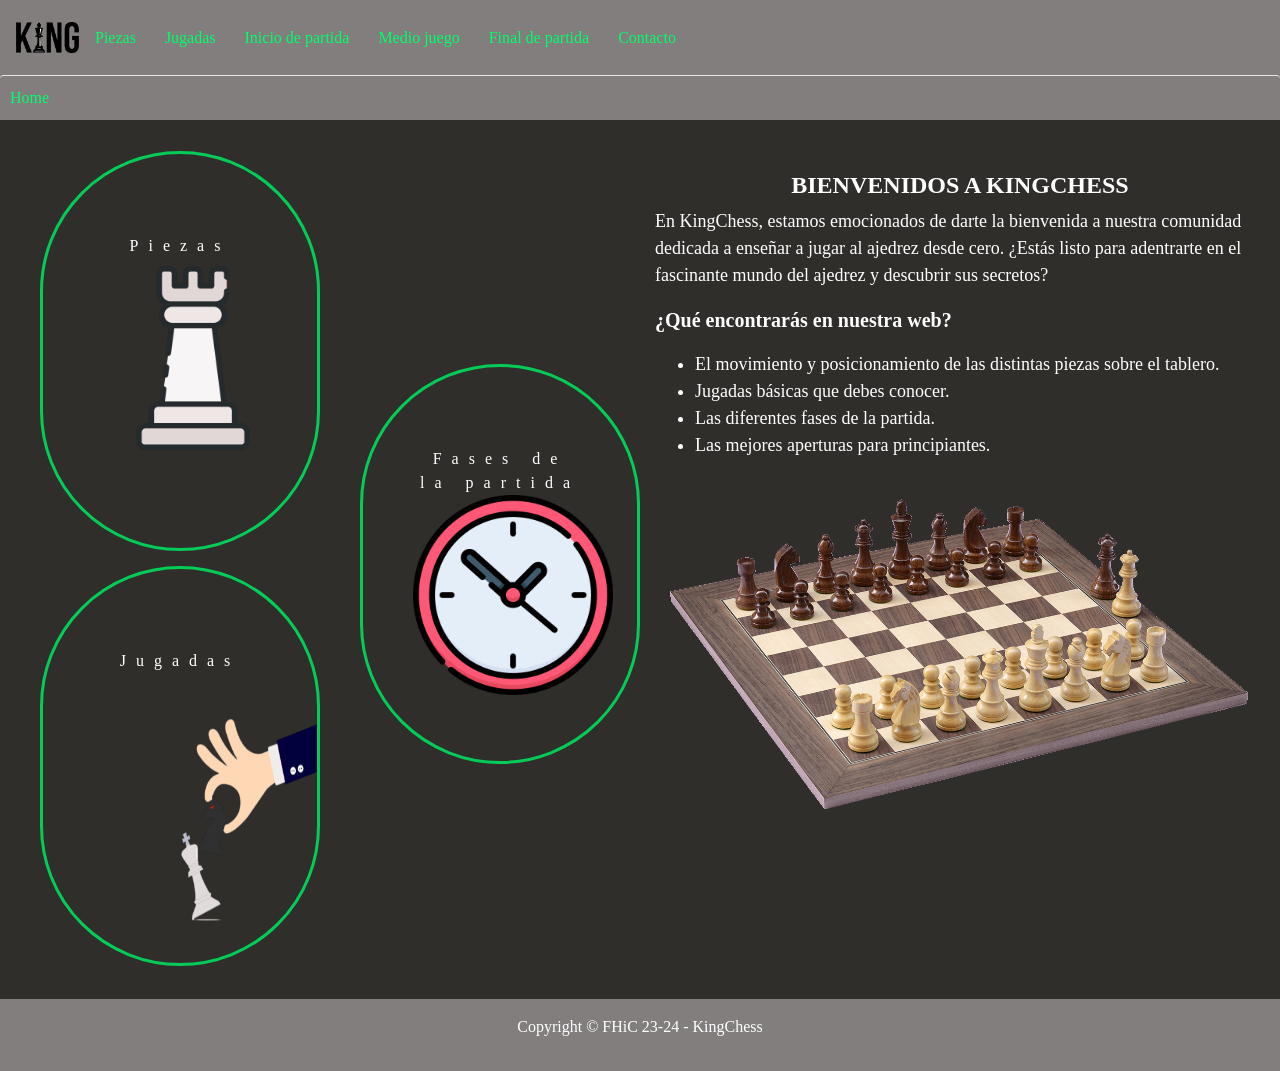
<file: index.html>
<!DOCTYPE html>
<html lang="es">
<head>
  <meta charset="UTF-8" />
  <meta name="viewport" content="width=device-width, initial-scale=1.0" />
  <link rel="stylesheet" href="https://cdn.jsdelivr.net/npm/bootstrap@4.6.2/dist/css/bootstrap.min.css">
  <script src="https://cdn.jsdelivr.net/npm/jquery@3.7.1/dist/jquery.slim.min.js"></script>
  <script src="https://cdn.jsdelivr.net/npm/popper.js@1.16.1/dist/umd/popper.min.js"></script>
  <script src="https://cdn.jsdelivr.net/npm/bootstrap@4.6.2/dist/js/bootstrap.bundle.min.js"></script>
  <link rel="stylesheet" href="./style.css">
  <title>Prácticas de FHiC - B6</title> 
</head>
<body>
  <div class="content-wrapper">

    <header>
      <div class="header-top">
          <a href="index.html" title="Página de inicio">
              <img src="img/logoKingChessPNG.png" width="75" height="75" alt="Logo" id="logo">
          </a>
          <div id="linksContainer">
              <a href="piezas.html" title="Página de Piezas" class="link">Piezas</a>
              <a href="jugadas.html" title="Página de Jugadas" class="link">Jugadas</a>
              <a href="inicioPartida.html" title="Página de Inicio de partida" class="link">Inicio de partida</a>
              <a href="mitadPartida.html" title="Página de Medio juego" class="link">Medio juego</a>
              <a href="finalPartida.html" title="Página de Final de partida" class="link">Final de partida</a>
              <a href="contacto.html" title="Página de Contacto" class="link">Contacto</a>
          </div>
      </div>
      <ul class="breadcrumb" id="breadcrumb">
          <li><a href="index.html">Home</a></li>
      </ul>
  </header>

    <div class="container-fluid flex-grow-1">
      <div class="row">
        <div class="col-lg-3" id="botones2">
          <div class="row" id="btnAprender">
            <a href="piezas.html" class="btn_circular btn-main">Piezas <img src="img/piezasIMG.png" alt="Imagen de piezas" height="200" width="200"></a>
          </div>
          <div class="row" id="btnMiembros">
            <a href="jugadas.html" class="btn_circular btn-main">Jugadas <img src="img/jugadasIMG.png" alt="Imagen de jugadas" height="300" width="300"> </a>
          </div>
        </div>

        <div class="col-lg-3" id="botones1">
          <div class="row" id="btnAprender">
            <a href="fasesPartida.html" class="btn_circular btn-main">Fases de la partida <img src="img/fasesDeLaPartidaIMG.png" alt="Imagen de fases de la partida" height="200" width="200" id="fasesIMG"></a>
          </div>
        </div>

        <div class="col-lg-6" id="bienvenida">
          <h2 id="h2_bienvenida">BIENVENIDOS A KINGCHESS</h2>
          <p>En KingChess, estamos emocionados de darte la bienvenida a nuestra comunidad dedicada a enseñar a jugar al ajedrez desde cero. ¿Estás listo para adentrarte en el fascinante mundo del ajedrez y descubrir sus secretos?</p>
          <p>¿Qué encontrarás en nuestra web?</p>
          <ul>
            <li>El movimiento y posicionamiento de las distintas piezas sobre el tablero.</li>
            <li>Jugadas básicas que debes conocer.</li>
            <li>Las diferentes fases de la partida.</li>
            <li>Las mejores aperturas para principiantes.</li>
          </ul>
          <img src="img/bienvenidaIMG.png" class="img-fluid mx-auto d-block" alt="imagen bienvenida" width="800" height="800">
        </div>
      </div>
    </div>
  </div>

  <footer class="footer_pepe">
    <p>Copyright &copy; FHiC 23-24 - KingChess</p>
  </footer>

  <script
    src="https://cdn.jsdelivr.net/npm/bootstrap@5.1.3/dist/js/bootstrap.bundle.min.js"
    integrity="sha384-ka7Sk0Gln4gmtz2MlQnikT1wXgYsOg+OMhuP+IlRH9sENBO0LRn5q+8nbTov4+1p"
    crossorigin="anonymous">
  </script>
</body>
</html>
</file>
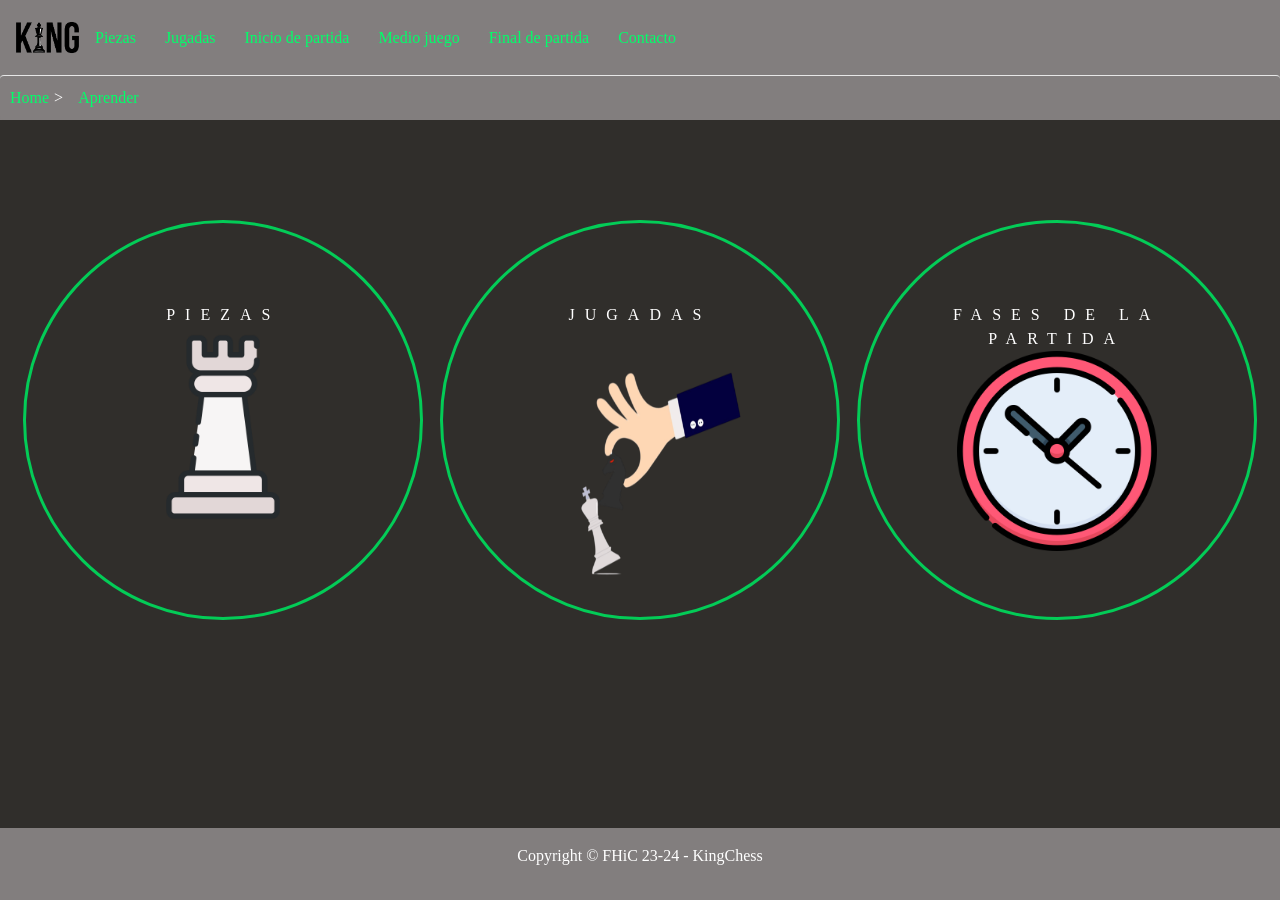
<file: aprender.html>
<!DOCTYPE html>
<html lang="es">
  <head>
    <meta charset="UTF-8" />
    <meta name="viewport" content="width=device-width, initial-scale=1.0" />
    <link rel="stylesheet" href="https://cdn.jsdelivr.net/npm/bootstrap@4.6.2/dist/css/bootstrap.min.css">
    <script src="https://cdn.jsdelivr.net/npm/jquery@3.7.1/dist/jquery.slim.min.js"></script>
    <script src="https://cdn.jsdelivr.net/npm/popper.js@1.16.1/dist/umd/popper.min.js"></script>
    <script src="https://cdn.jsdelivr.net/npm/bootstrap@4.6.2/dist/js/bootstrap.bundle.min.js"></script>
    <link rel="stylesheet" href="./style.css">
    <title>Prácticas de FHiC - B6</title>
  </head>
  <body>
    
    <header>
      <div class="header-top">
          <a href="index.html" title="Página de inicio">
              <img src="img/logoKingChessPNG.png" width="75" height="75" alt="Logo" id="logo">
          </a>
          <div id="linksContainer">
              <a href="piezas.html" title="Página de Piezas" class="link">Piezas</a>
              <a href="jugadas.html" title="Página de Jugadas" class="link">Jugadas</a>
              <a href="inicioPartida.html" title="Página de Inicio de partida" class="link">Inicio de partida</a>
              <a href="mitadPartida.html" title="Página de Medio juego" class="link">Medio juego</a>
              <a href="finalPartida.html" title="Página de Final de partida" class="link">Final de partida</a>
              <a href="contacto.html" title="Página de Contacto" class="link">Contacto</a>
          </div>
      </div>
      <ul class="breadcrumb" id="breadcrumb">
          <li><a href="index.html">Home</a></li>
          <li><a href="aprender.html">Aprender</a></li>
      </ul>
    </header>

    <main id="main_aprender">
        <div class="container-fluid">
            <a href="piezas.html" class="btn_circular btn-main">Piezas <img src="img/piezasIMG.png" alt="Imagen de piezas" height="200" width="200"></a>
            <a href="jugadas.html" class="btn_circular btn-main">Jugadas <img src="img/jugadasIMG.png" alt="Imagen de jugadas" height="300" width="300"> </a>
            <a href="fasesPartida.html" class="btn_circular btn-main">Fases de la partida <img src="img/fasesDeLaPartidaIMG.png" alt="Imagen de fases de la partida" height="200" width="200" id="fasesIMG"></a>       
        </div>
    </main>

    <footer class = "footer">
      <p>Copyright &copy; FHiC 23-24 - KingChess</p>
    </footer>

    <script
      src="https://cdn.jsdelivr.net/npm/bootstrap@5.1.3/dist/js/bootstrap.bundle.min.js"
      integrity="sha384-ka7Sk0Gln4gmtz2MlQnikT1wXgYsOg+OMhuP+IlRH9sENBO0LRn5q+8nbTov4+1p"
      crossorigin="anonymous">
    </script>

  </body>
</html>
</file>
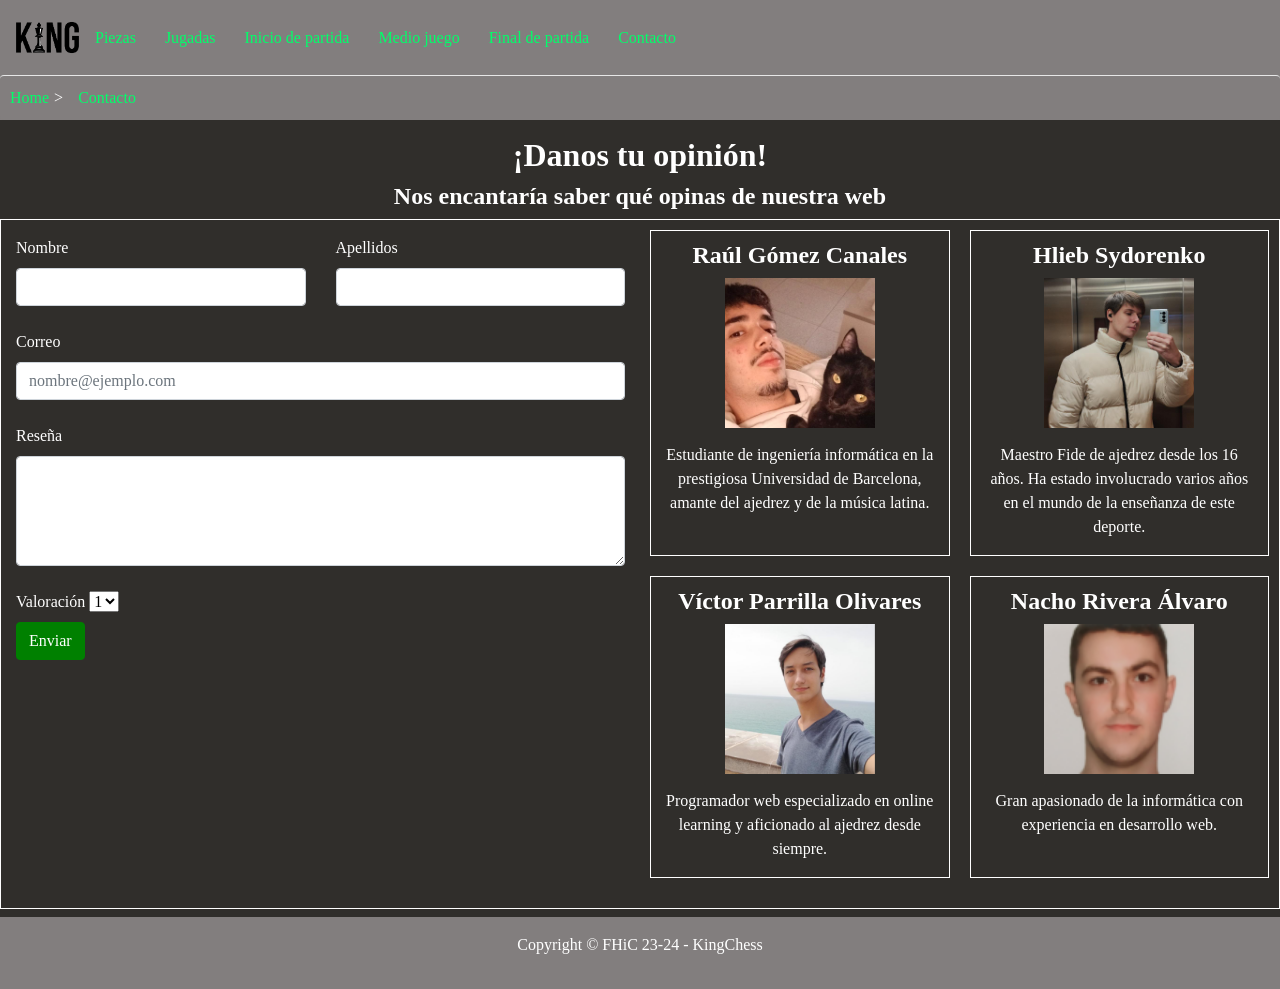
<file: contacto.html>
<!DOCTYPE html>
<html lang="es">
  <head>
    <meta charset="UTF-8" />
    <meta name="viewport" content="width=device-width, initial-scale=1.0" />
    <link rel="stylesheet" href="https://cdn.jsdelivr.net/npm/bootstrap@4.6.2/dist/css/bootstrap.min.css">
    <script src="https://cdn.jsdelivr.net/npm/jquery@3.7.1/dist/jquery.slim.min.js"></script>
    <script src="https://cdn.jsdelivr.net/npm/popper.js@1.16.1/dist/umd/popper.min.js"></script>
    <script src="https://cdn.jsdelivr.net/npm/bootstrap@4.6.2/dist/js/bootstrap.bundle.min.js"></script>
    <link rel="stylesheet" href="./style.css">
    <title>Prácticas de FHiC - B6</title>
  </head>
  <body>
    
    <header>
      <div class="header-top">
          <a href="index.html" title="Página de inicio">
              <img src="img/logoKingChessPNG.png" width="75" height="75" alt="Logo" id="logo">
          </a>
          <div id="linksContainer">
              <a href="piezas.html" title="Página de Piezas" class="link">Piezas</a>
              <a href="jugadas.html" title="Página de Jugadas" class="link">Jugadas</a>
              <a href="inicioPartida.html" title="Página de Inicio de partida" class="link">Inicio de partida</a>
              <a href="mitadPartida.html" title="Página de Medio juego" class="link">Medio juego</a>
              <a href="finalPartida.html" title="Página de Final de partida" class="link">Final de partida</a>
              <a href="contacto.html" title="Página de Contacto" class="link">Contacto</a>
          </div>
      </div>
      <ul class="breadcrumb" id="breadcrumb">
          <li><a href="index.html">Home</a></li>
          <li><a href="contacto.html">Contacto</a></li>
      </ul>
    </header>

    <div id = "titulo">
        <h1>¡Danos tu opinión!</h1> 
        <h2>Nos encantaría saber qué opinas de nuestra web</h2> 
    </div>

    <main id="main_contacto">
    <div class="container-fluid">
        <div class="row">
            <form class="col-lg-6">
                <div class="row">
                    <div class="col-md-6 mt-3">
                        <label for="InputName">Nombre</label>
                        <input type="text" id="nombre" name="nombre" class="form-control" required><br>
                    </div>
                    <div class="col-md-6 mt-3">
                        <label for="InputLastName">Apellidos</label>
                        <input type="text" id="apellido" name="apellido" class="form-control" required><br>
                    </div>
                </div>
                <div class="row">
                    <div class="col-md-12">
                        <label for="InputEmail">Correo</label>
                        <input type="email" id="email" name="email" class="form-control" placeholder="nombre@ejemplo.com" required><br>
                    </div>
                </div>
                <div class="row">
                    <div class="col-md-12">
                        <label for="InputOpinion">Reseña</label>
                        <textarea id="opinion" name="opinion" placeholder="" class="form-control" rows="4" required></textarea><br>
                    </div>
                </div>
                <div class="row">
                    <div class="col-md-12">
                        <label for="InputValoration">Valoración </label>
                        <select id="valoracion" name="valoracion" class="form-select" required>
                            <option value="1">1</option>
                            <option value="2">2</option>
                            <option value="3">3</option>
                            <option value="4">4</option>
                            <option value="5">5</option>
                        </select> <br>
                    </div>
                </div>
                <div class="row">
                    <div class="col-md-12">
                        <button class="btn btn-primary" id = "btnEnviar" type="submit">Enviar</button>
                    </div>
                </div>
            </form>
            <div class="col-lg-6 d-flex align-items-center justify-content-center">
                <div class="container-fluid" id = "main_miembros">
                    <div class="row"  id = "filaMiembros">
                    
                      <div class="row" >
                        <div class="col-lg" id="raul">
                            <h4>Raúl Gómez Canales</h4>
                            <img src="img/raulIMG.png" alt="PFP Raul" width="150" height="150">
                            <p>Estudiante de ingeniería informática en la prestigiosa Universidad de Barcelona, 
                              amante del ajedrez y de la música latina.
                            </p>
                          </div>
                
                          <div class="col-lg" id="gleb">
                            <h4>Hlieb Sydorenko</h4>
                            <img src="img/glebIMG.png" alt="PFP Gleb" width="150" height="150">
                            <p>Maestro Fide de ajedrez desde los 16 años. Ha estado involucrado varios años en 
                              el mundo de la enseñanza de este deporte.</p> 
                          </div>
                      </div>
                      
            
                      <div class="row" >
                        <div class="col-lg" id="victor">
                          <h4>Víctor Parrilla Olivares</h4> 
                          <img src="img/victorIMG.png" alt="PFP Victor" width="150" height="150">
                          <p>Programador web especializado en online learning y aficionado al ajedrez desde siempre.
                          </p>
                        </div>
            
                        <div class="col-lg" id="nacho">
                          <h4>Nacho Rivera Álvaro</h4>
                          <img src="img/nachoIMG.png" alt="PFP Nacho" width="150" height="150">
                          <p>Gran apasionado de la informática con experiencia en desarrollo web.</p>
                        </div>
                      </div>

                    </div>
                  </div>
                <!-- <img src="img/contacto.png" alt="Descripción de la imagen" height="350" width="400"> -->
            </div>
        </div>
    </div>
</main>
    
    

    <footer class = "footer">
      <p>Copyright &copy; FHiC 23-24 - KingChess</p>
    </footer>

    <script
      src="https://cdn.jsdelivr.net/npm/bootstrap@5.1.3/dist/js/bootstrap.bundle.min.js"
      integrity="sha384-ka7Sk0Gln4gmtz2MlQnikT1wXgYsOg+OMhuP+IlRH9sENBO0LRn5q+8nbTov4+1p"
      crossorigin="anonymous">
    </script>

    <script>
      // Función que se ejecutará al enviar el formulario
      function enviar(event) {
          event.preventDefault(); // Prevenir el envío del formulario
          alert("Su opinión ha sido enviada con éxito. Gracias por su colaboración."); // Mensaje de alerta para indicar que el formulario no se enviará
      }
      
      // Añadir el manejador de eventos cuando el documento esté completamente cargado
      document.addEventListener("DOMContentLoaded", function() {
          var form = document.querySelector("form");
          form.addEventListener("submit", enviar);
      });
    </script>

  </body>
</html>
</file>
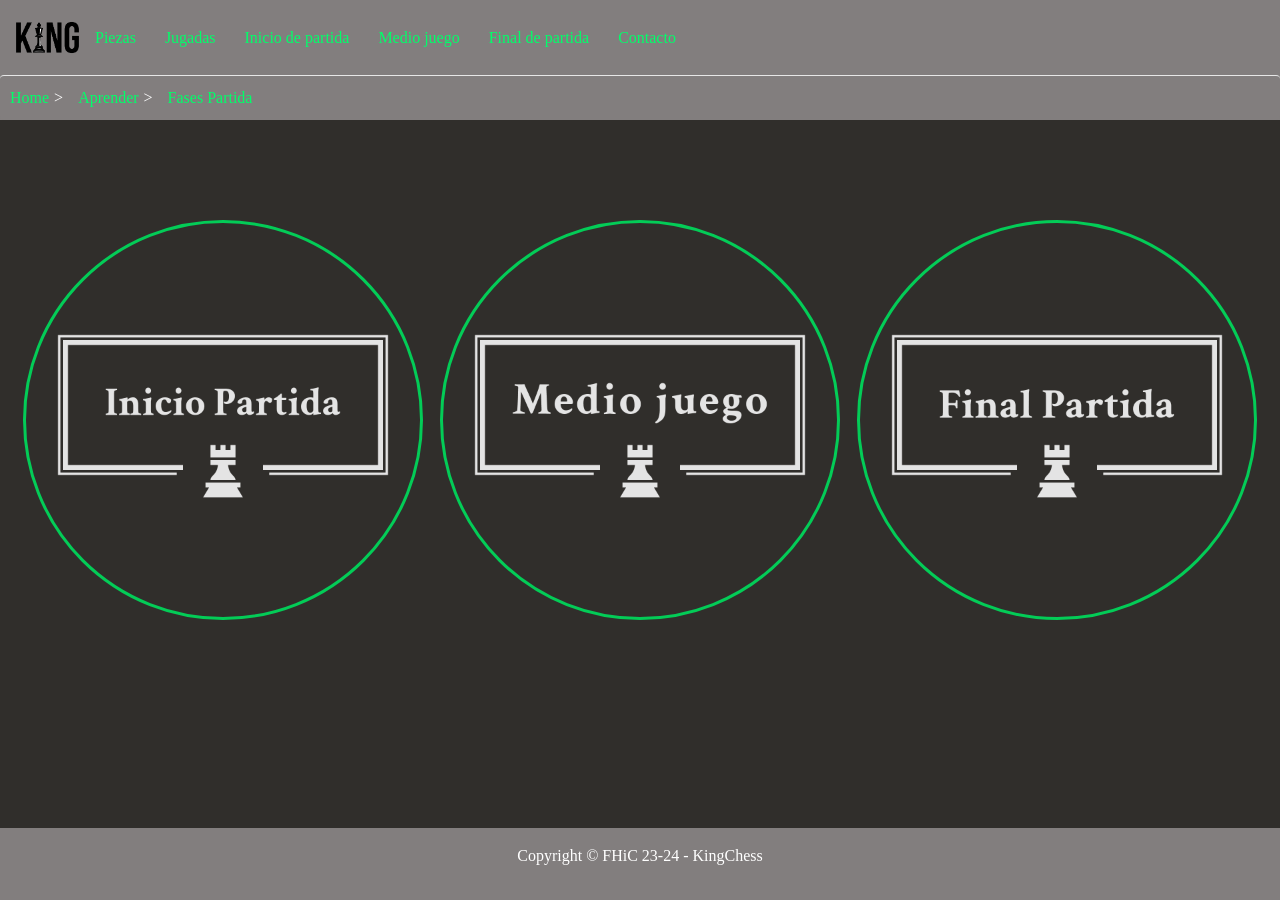
<file: fasesPartida.html>
<!DOCTYPE html>
<html lang="es">
  <head>
    <meta charset="UTF-8" />
    <meta name="viewport" content="width=device-width, initial-scale=1.0" />
    <link rel="stylesheet" href="https://cdn.jsdelivr.net/npm/bootstrap@4.6.2/dist/css/bootstrap.min.css">
    <script src="https://cdn.jsdelivr.net/npm/jquery@3.7.1/dist/jquery.slim.min.js"></script>
    <script src="https://cdn.jsdelivr.net/npm/popper.js@1.16.1/dist/umd/popper.min.js"></script>
    <script src="https://cdn.jsdelivr.net/npm/bootstrap@4.6.2/dist/js/bootstrap.bundle.min.js"></script>
    <link rel="stylesheet" href="./style.css">
    <title>Prácticas de FHiC - B6</title>
  </head>
  <body>
    
    <header>
      <div class="header-top">
          <a href="index.html" title="Página de inicio">
              <img src="img/logoKingChessPNG.png" width="75" height="75" alt="Logo" id="logo">
          </a>
          <div id="linksContainer">
              <a href="piezas.html" title="Página de Piezas" class="link">Piezas</a>
              <a href="jugadas.html" title="Página de Jugadas" class="link">Jugadas</a>
              <a href="inicioPartida.html" title="Página de Inicio de partida" class="link">Inicio de partida</a>
              <a href="mitadPartida.html" title="Página de Medio juego" class="link">Medio juego</a>
              <a href="finalPartida.html" title="Página de Final de partida" class="link">Final de partida</a>
              <a href="contacto.html" title="Página de Contacto" class="link">Contacto</a>
          </div>
      </div>
      <ul class="breadcrumb" id="breadcrumb">
          <li><a href="index.html">Home</a></li>
          <li><a href="aprender.html">Aprender</a></li>
          <li><a href="fasesPartida.html">Fases Partida</a></li>
      </ul>
    </header>

    <main id="main_aprender">
        <div class="container-fluid">
            <a href="inicioPartida.html" class="btn_circular btn-main" id="btnInicio"> <img src="img/inicioPartida.png" alt="Imagen boton inicioPartida" height="400" width="400"></a>
            <a href="mitadPartida.html" class="btn_circular btn-main" id="btnMitad"> <img src="img/mitadPartida.png" alt="Imagen boton mitadPartida" height="400" width="400"></a>
            <a href="finalPartida.html" class="btn_circular btn-main" id="btnFinal"> <img src="img/finalPartida.png" alt="Imagen boton finalPartida" height="400" width="400"></a>
        </div>
    </main>

    <footer class = "footer">
      <p>Copyright &copy; FHiC 23-24 - KingChess</p>
    </footer>

    <script
      src="https://cdn.jsdelivr.net/npm/bootstrap@5.1.3/dist/js/bootstrap.bundle.min.js"
      integrity="sha384-ka7Sk0Gln4gmtz2MlQnikT1wXgYsOg+OMhuP+IlRH9sENBO0LRn5q+8nbTov4+1p"
      crossorigin="anonymous">
    </script>

  </body>
</html>
</file>
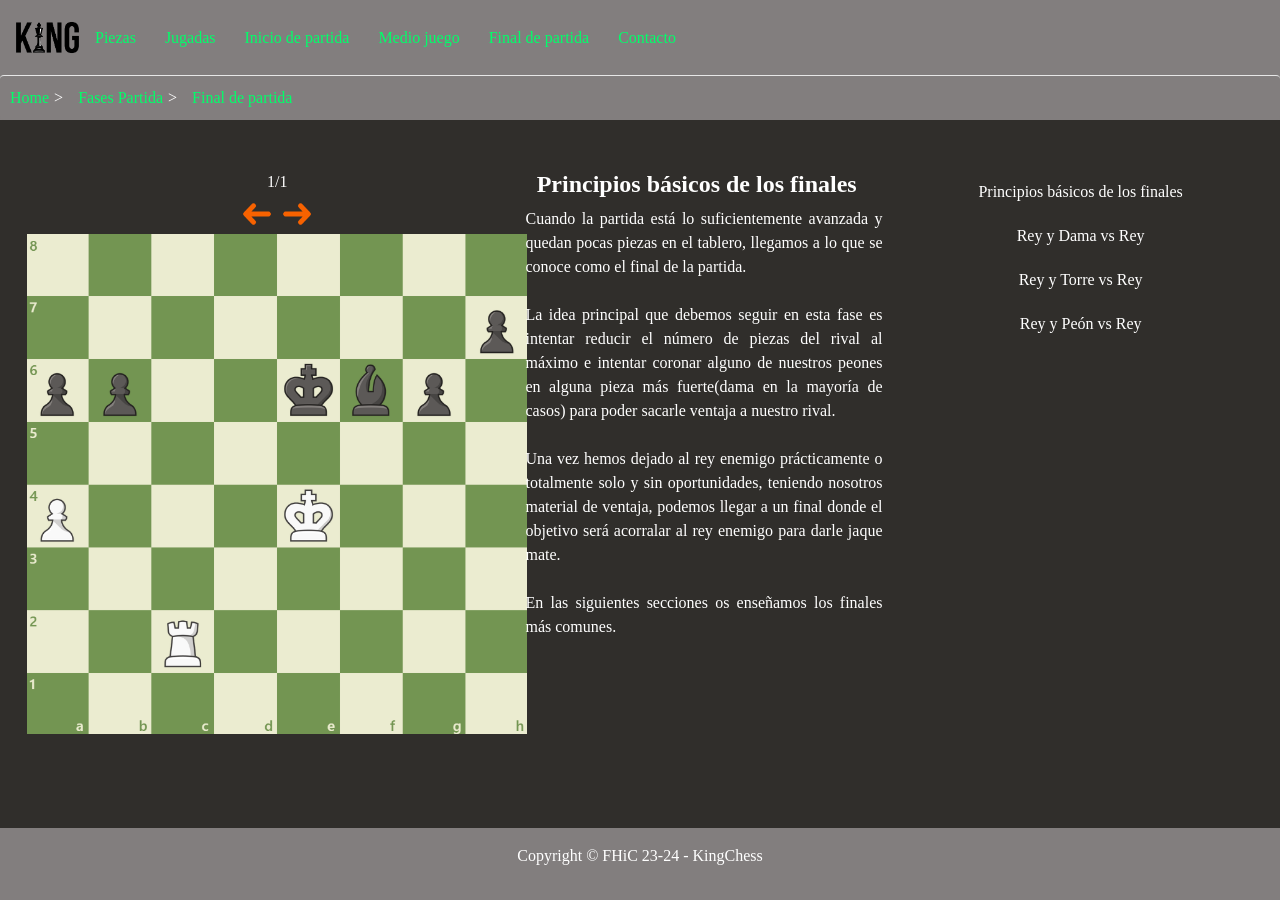
<file: finalPartida.html>
<!DOCTYPE html>
<html lang="es">
  <head>
    <meta charset="UTF-8" />
    <meta name="viewport" content="width=device-width, initial-scale=1.0" />
    <link rel="stylesheet" href="https://cdn.jsdelivr.net/npm/bootstrap@4.6.2/dist/css/bootstrap.min.css">
    <script src="https://cdn.jsdelivr.net/npm/jquery@3.7.1/dist/jquery.slim.min.js"></script>
    <script src="https://cdn.jsdelivr.net/npm/popper.js@1.16.1/dist/umd/popper.min.js"></script>
    <script src="https://cdn.jsdelivr.net/npm/bootstrap@4.6.2/dist/js/bootstrap.bundle.min.js"></script>
    <link rel="stylesheet" href="./style.css">
    <title>Prácticas de FHiC - B6</title>
  </head>
  <body onload="selectPlay(0)">
    
    <header>
      <div class="header-top">
          <a href="index.html" title="Página de inicio">
              <img src="img/logoKingChessPNG.png" width="75" height="75" alt="Logo" id="logo">
          </a>
          <div id="linksContainer">
              <a href="piezas.html" title="Página de Piezas" class="link">Piezas</a>
              <a href="jugadas.html" title="Página de Jugadas" class="link">Jugadas</a>
              <a href="inicioPartida.html" title="Página de Inicio de partida" class="link">Inicio de partida</a>
              <a href="mitadPartida.html" title="Página de Medio juego" class="link">Medio juego</a>
              <a href="finalPartida.html" title="Página de Final de partida" class="link">Final de partida</a>
              <a href="contacto.html" title="Página de Contacto" class="link">Contacto</a>
          </div>
      </div>
      <ul class="breadcrumb" id="breadcrumb">
        <li><a href="index.html">Home</a></li>
        <li><a href="fasesPartida.html">Fases Partida</a></li>
        <li><a href="finalPartida.html">Final de partida</a></li>
      </ul>
    </header>

    <main id="main_inicioPartida">
        <div class="container-fluid">
            <div class="row">
                <div class="col-lg-4">
                    <div id="inicioPartidaTablero">
                        <div class="row">
                            <div id="moveStatus"></div>
                        </div>
                        <div class="row">
                            <img src="/jugadasIMG/atrasFlecha.png" id="prevBtn" onclick="prevMove()" alt="Anterior Movimiento" height="40" width="40">
                            <img src="/jugadasIMG/adelanteFlecha.png" id="nextBtn" onclick="nextMove()" alt="Siguiente Movimiento" height="40" width="40">
                        </div>
                        <div class="row">
                            <img id="board" src="" alt="Tablero de ajedrez" width="500" height="500">
                        </div>
                    </div>
                </div>
                <div class="col-lg-4">
                    <h2 id="tituloSeccion"></h2>
                    <div id="explanation"></div>
                </div>
                <div class="col-lg-4">
                    <div id="seccionesInicioPartidaLista">
                        <ul id="moveList">
                          <li onclick="selectPlay(0)">Principios básicos de los finales</li>
                          <li onclick="selectPlay(1)">Rey y Dama vs Rey</li>
                          <li onclick="selectPlay(2)">Rey y Torre vs Rey</li>
                          <li onclick="selectPlay(3)">Rey y Peón vs Rey</li>
                        </ul>
                    </div>
                </div>
            </div>
        </div>
        <script src="finalPartidaScript.js"></script>
    </main>

    <footer class = "footer">
      <p>Copyright &copy; FHiC 23-24 - KingChess</p>
    </footer>

    <script
      src="https://cdn.jsdelivr.net/npm/bootstrap@5.1.3/dist/js/bootstrap.bundle.min.js"
      integrity="sha384-ka7Sk0Gln4gmtz2MlQnikT1wXgYsOg+OMhuP+IlRH9sENBO0LRn5q+8nbTov4+1p"
      crossorigin="anonymous">
    </script>

  </body>
</html>
</file>
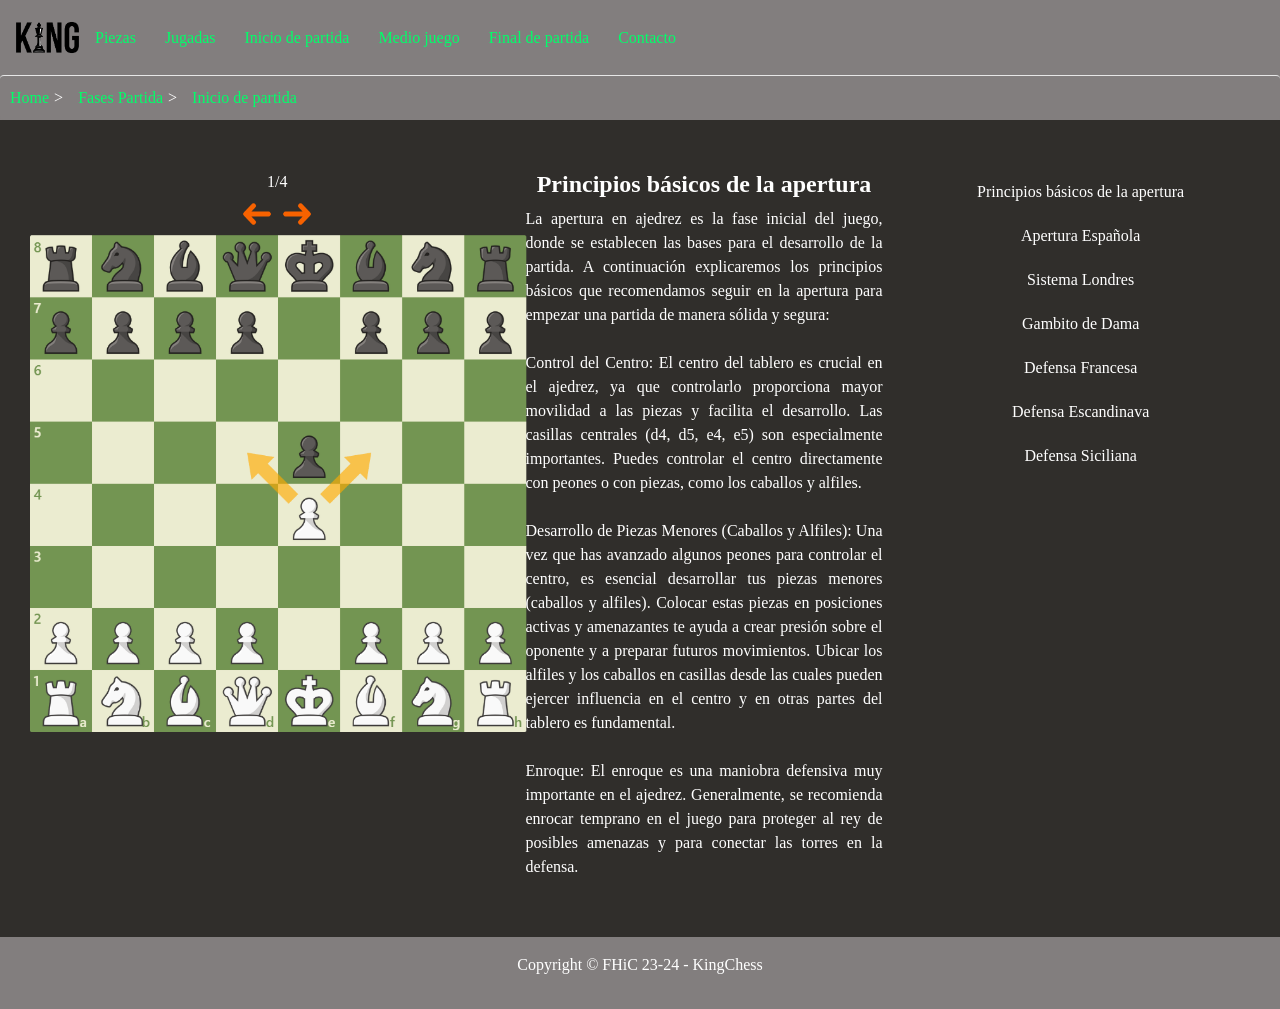
<file: inicioPartida.html>
<!DOCTYPE html>
<html lang="es">
  <head>
    <meta charset="UTF-8" />
    <meta name="viewport" content="width=device-width, initial-scale=1.0" />
    <link rel="stylesheet" href="https://cdn.jsdelivr.net/npm/bootstrap@4.6.2/dist/css/bootstrap.min.css">
    <script src="https://cdn.jsdelivr.net/npm/jquery@3.7.1/dist/jquery.slim.min.js"></script>
    <script src="https://cdn.jsdelivr.net/npm/popper.js@1.16.1/dist/umd/popper.min.js"></script>
    <script src="https://cdn.jsdelivr.net/npm/bootstrap@4.6.2/dist/js/bootstrap.bundle.min.js"></script>
    <link rel="stylesheet" href="./style.css">
    <title>Prácticas de FHiC - B6</title>
  </head>
  <body onload="selectPlay(0)">
    
    <header>
      <div class="header-top">
          <a href="index.html" title="Página de inicio">
              <img src="img/logoKingChessPNG.png" width="75" height="75" alt="Logo" id="logo">
          </a>
          <div id="linksContainer">
              <a href="piezas.html" title="Página de Piezas" class="link">Piezas</a>
              <a href="jugadas.html" title="Página de Jugadas" class="link">Jugadas</a>
              <a href="inicioPartida.html" title="Página de Inicio de partida" class="link">Inicio de partida</a>
              <a href="mitadPartida.html" title="Página de Medio juego" class="link">Medio juego</a>
              <a href="finalPartida.html" title="Página de Final de partida" class="link">Final de partida</a>
              <a href="contacto.html" title="Página de Contacto" class="link">Contacto</a>
          </div>
      </div>
      <ul class="breadcrumb" id="breadcrumb">
        <li><a href="index.html">Home</a></li>
        <li><a href="fasesPartida.html">Fases Partida</a></li>
        <li><a href="inicioPartida.html">Inicio de partida</a></li>
      </ul>
    </header>

    <main id="main_inicioPartida">
        <div class="container-fluid">
            <div class="row">
                <div class="col-lg-4">
                    <div id="inicioPartidaTablero">
                        <div class="row">
                            <div id="moveStatus"></div>
                        </div>
                        <div class="row">
                            <img src="/jugadasIMG/atrasFlecha.png" id="prevBtn" onclick="prevMove()" alt="Anterior Movimiento" height="40" width="40">
                            <img src="/jugadasIMG/adelanteFlecha.png" id="nextBtn" onclick="nextMove()" alt="Siguiente Movimiento" height="40" width="40">
                        </div>
                        <div class="row">
                            <img id="board" src="" alt="Tablero de ajedrez" width="500" height="500">
                        </div>
                    </div>
                </div>
                <div class="col-lg-4">
                    <h2 id="tituloSeccion"></h2>
                    <div id="explanation"></div>
                </div>
                <div class="col-lg-4">
                    <div id="seccionesInicioPartidaLista">
                        <ul id="moveList">
                          <li onclick="selectPlay(0)">Principios básicos de la apertura</li>
                          <li onclick="selectPlay(1)">Apertura Española</li>
                          <li onclick="selectPlay(2)">Sistema Londres</li>
                          <li onclick="selectPlay(3)">Gambito de Dama</li>
                          <li onclick="selectPlay(4)">Defensa Francesa</li>
                          <li onclick="selectPlay(5)">Defensa Escandinava</li>
                          <li onclick="selectPlay(6)">Defensa Siciliana</li>
                        </ul>
                    </div>
                </div>
            </div>
        </div>
        <script src="inicioPartidaScript.js"></script>
    </main>

    <footer class = "footer">
      <p>Copyright &copy; FHiC 23-24 - KingChess</p>
    </footer>

    <script
      src="https://cdn.jsdelivr.net/npm/bootstrap@5.1.3/dist/js/bootstrap.bundle.min.js"
      integrity="sha384-ka7Sk0Gln4gmtz2MlQnikT1wXgYsOg+OMhuP+IlRH9sENBO0LRn5q+8nbTov4+1p"
      crossorigin="anonymous">
    </script>

  </body>
</html>
</file>
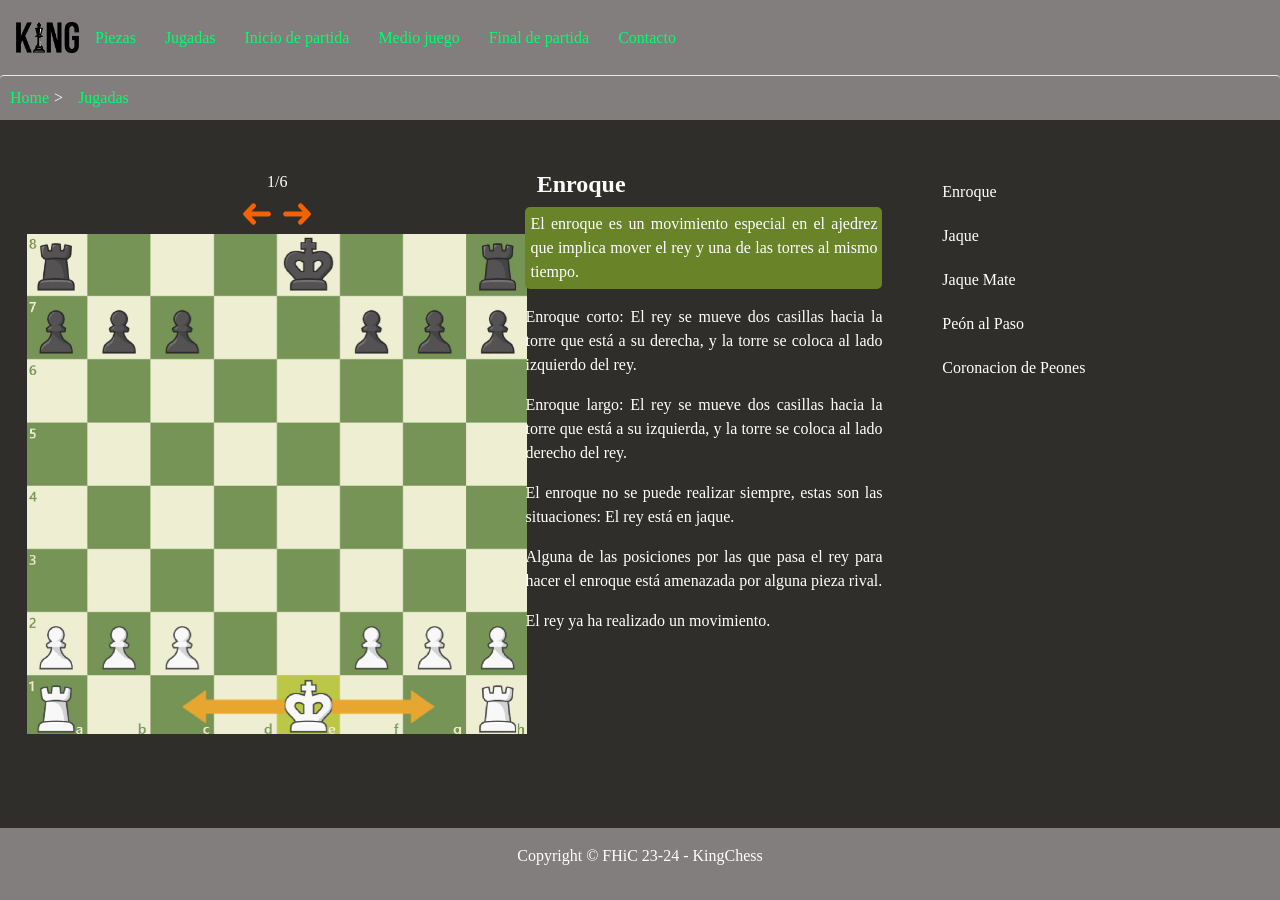
<file: jugadas.html>
<!DOCTYPE html>
<html lang="es">
  <head>
    <meta charset="UTF-8" />
    <meta name="viewport" content="width=device-width, initial-scale=1.0" />
    <link rel="stylesheet" href="https://cdn.jsdelivr.net/npm/bootstrap@4.6.2/dist/css/bootstrap.min.css">
    <script src="https://cdn.jsdelivr.net/npm/jquery@3.7.1/dist/jquery.slim.min.js"></script>
    <script src="https://cdn.jsdelivr.net/npm/popper.js@1.16.1/dist/umd/popper.min.js"></script>
    <script src="https://cdn.jsdelivr.net/npm/bootstrap@4.6.2/dist/js/bootstrap.bundle.min.js"></script>
    <link rel="stylesheet" href="./style.css">
    <title>Prácticas de FHiC - B6</title>
  </head>
  <body onload="selectPlay(0)">
    
    <header>
      <div class="header-top">
          <a href="index.html" title="Página de inicio">
              <img src="img/logoKingChessPNG.png" width="75" height="75" alt="Logo" id="logo">
          </a>
          <div id="linksContainer">
              <a href="piezas.html" title="Página de Piezas" class="link">Piezas</a>
              <a href="jugadas.html" title="Página de Jugadas" class="link">Jugadas</a>
              <a href="inicioPartida.html" title="Página de Inicio de partida" class="link">Inicio de partida</a>
              <a href="mitadPartida.html" title="Página de Medio juego" class="link">Medio juego</a>
              <a href="finalPartida.html" title="Página de Final de partida" class="link">Final de partida</a>
              <a href="contacto.html" title="Página de Contacto" class="link">Contacto</a>
          </div>
      </div>
      <ul class="breadcrumb" id="breadcrumb">
        <li><a href="index.html">Home</a></li>
        <li><a href="jugadas.html">Jugadas</a></li>
      </ul>
    </header>

    <main id="main_jugadas">
        <div class="container-fluid">
            <div class="row">
                <div class="col-lg-4">
                    <div id="jugadasTablero">
                        <div class="row">
                            <div id="moveStatus"></div>
                        </div>
                        <div class="row">
                            <img src="/jugadasIMG/atrasFlecha.png" id="prevBtn" onclick="prevMove()" alt="Anterior Movimiento" height="40" width="40">
                            <img src="/jugadasIMG/adelanteFlecha.png" id="nextBtn" onclick="nextMove()" alt="Siguiente Movimiento" height="40" width="40">
                        </div>
                        <div class="row">
                            <img id="board" src="" alt="Tablero de ajedrez" width="500" height="500">
                        </div>
                    </div>
                </div>
                <div class="col-lg-4">
                      <h2 id="tituloJugada"></h2>
                      <div id="explanation"></div>
                </div>
                <div class="col-lg-4">
                    <div id="jugadasLista">
                        <ul id="moveList">
                          <li onclick="selectPlay(0)">Enroque</li>
                          <li onclick="selectPlay(1)">Jaque</li>
                          <li onclick="selectPlay(2)">Jaque Mate</li>
                          <li onclick="selectPlay(3)">Peón al Paso</li>
                          <li onclick="selectPlay(4)">Coronacion de Peones</li>
                        </ul>
                    </div>
                </div>
            </div>
        </div>
        <script src="jugadasScript.js"></script>
    </main>

    <footer class = "footer">
      <p>Copyright &copy; FHiC 23-24 - KingChess</p>
    </footer>

    <script
      src="https://cdn.jsdelivr.net/npm/bootstrap@5.1.3/dist/js/bootstrap.bundle.min.js"
      integrity="sha384-ka7Sk0Gln4gmtz2MlQnikT1wXgYsOg+OMhuP+IlRH9sENBO0LRn5q+8nbTov4+1p"
      crossorigin="anonymous">
    </script>

  </body>
</html>
</file>
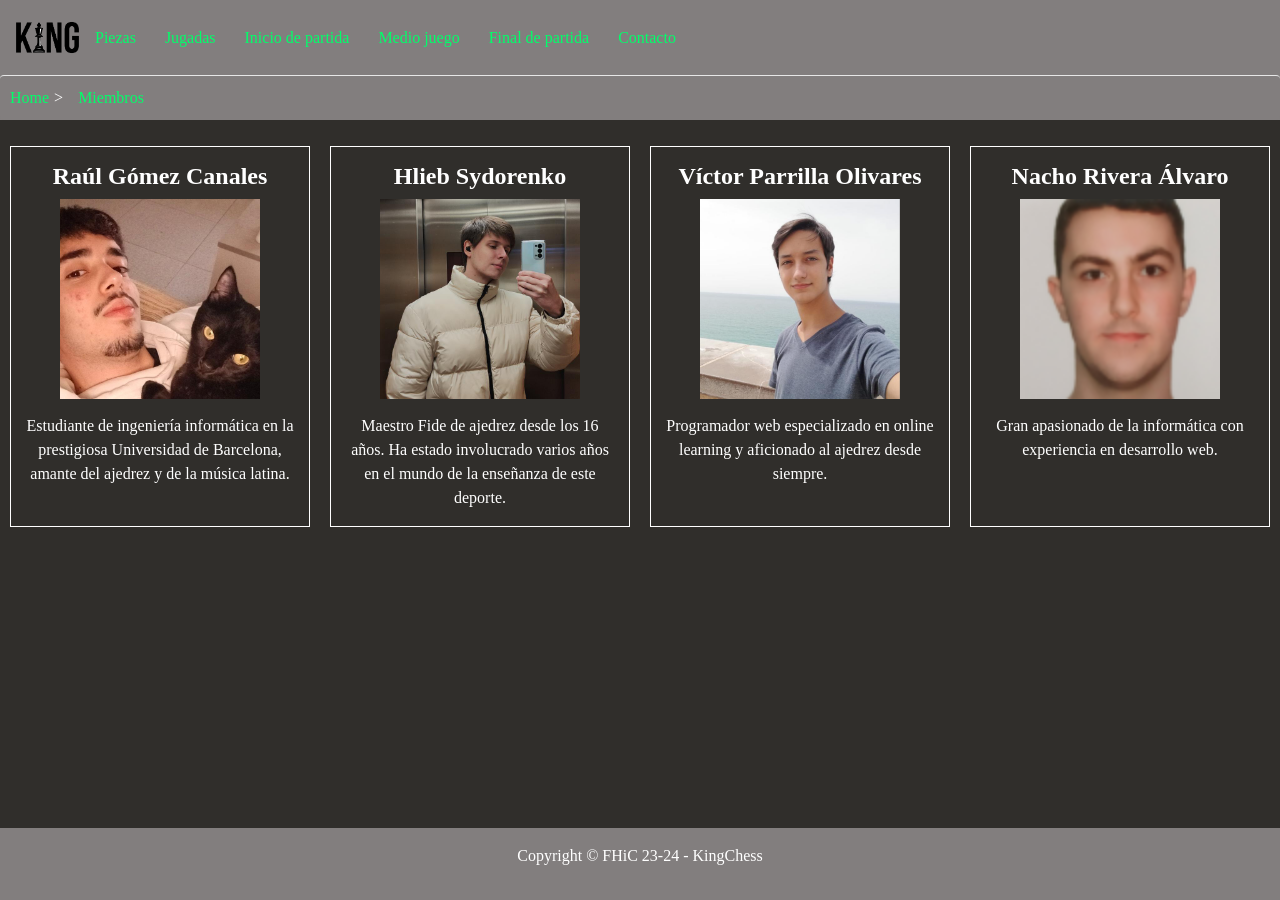
<file: miembros.html>
<!DOCTYPE html>
<html lang="es">
  <head>
    <meta charset="UTF-8" />
    <meta name="viewport" content="width=device-width, initial-scale=1.0" />
    <link rel="stylesheet" href="https://cdn.jsdelivr.net/npm/bootstrap@4.6.2/dist/css/bootstrap.min.css">
    <script src="https://cdn.jsdelivr.net/npm/jquery@3.7.1/dist/jquery.slim.min.js"></script>
    <script src="https://cdn.jsdelivr.net/npm/popper.js@1.16.1/dist/umd/popper.min.js"></script>
    <script src="https://cdn.jsdelivr.net/npm/bootstrap@4.6.2/dist/js/bootstrap.bundle.min.js"></script>
    <link rel="stylesheet" href="./style.css">
    <title>Prácticas de FHiC - B6</title>
  </head>
  <body>
    
    <header>
      <div class="header-top">
          <a href="index.html" title="Página de inicio">
              <img src="img/logoKingChessPNG.png" width="75" height="75" alt="Logo" id="logo">
          </a>
          <div id="linksContainer">
              <a href="piezas.html" title="Página de Piezas" class="link">Piezas</a>
              <a href="jugadas.html" title="Página de Jugadas" class="link">Jugadas</a>
              <a href="inicioPartida.html" title="Página de Inicio de partida" class="link">Inicio de partida</a>
              <a href="mitadPartida.html" title="Página de Medio juego" class="link">Medio juego</a>
              <a href="finalPartida.html" title="Página de Final de partida" class="link">Final de partida</a>
              <a href="contacto.html" title="Página de Contacto" class="link">Contacto</a>
          </div>
      </div>
      <ul class="breadcrumb" id="breadcrumb">
          <li><a href="index.html">Home</a></li>
          <li><a href="miembros.html">Miembros</a></li>
      </ul>
    </header>

    <div id = "tituloMiembros">

    </div>

    <main id="main_miembros">
      <div class="container-fluid">
        
        <div class="row">
          <div class="col-lg" id="raul">
            <h2>Raúl Gómez Canales</h2>
            <img src="img/raulIMG.png" alt="PFP Raul" width="200" height="200">
            <p>Estudiante de ingeniería informática en la prestigiosa Universidad de Barcelona, 
              amante del ajedrez y de la música latina.
            </p>
          </div>

          <div class="col-lg" id="gleb">
            <h2>Hlieb Sydorenko</h2>
            <img src="img/glebIMG.png" alt="PFP Gleb" width="200" height="200">
            <p>Maestro Fide de ajedrez desde los 16 años. Ha estado involucrado varios años en 
              el mundo de la enseñanza de este deporte.</p> 
          </div>

          <div class="col-lg" id="victor">
            <h2>Víctor Parrilla Olivares</h2> 
            <img src="img/victorIMG.png" alt="PFP Victor" width="200" height="200">
            <p>Programador web especializado en online learning y aficionado al ajedrez desde siempre.
            </p>
          </div>

          <div class="col-lg" id="nacho">
            <h2>Nacho Rivera Álvaro</h2>
            <img src="img/nachoIMG.png" alt="PFP Nacho" width="200" height="200">
            <p>Gran apasionado de la informática con experiencia en desarrollo web.</p>
          </div>
        </div>
      </div>
    </main>


    <footer class = "footer">
      <p>Copyright &copy; FHiC 23-24 - KingChess</p>
    </footer>

    <script
      src="https://cdn.jsdelivr.net/npm/bootstrap@5.1.3/dist/js/bootstrap.bundle.min.js"
      integrity="sha384-ka7Sk0Gln4gmtz2MlQnikT1wXgYsOg+OMhuP+IlRH9sENBO0LRn5q+8nbTov4+1p"
      crossorigin="anonymous">
    </script>

  </body>
</html>
</file>
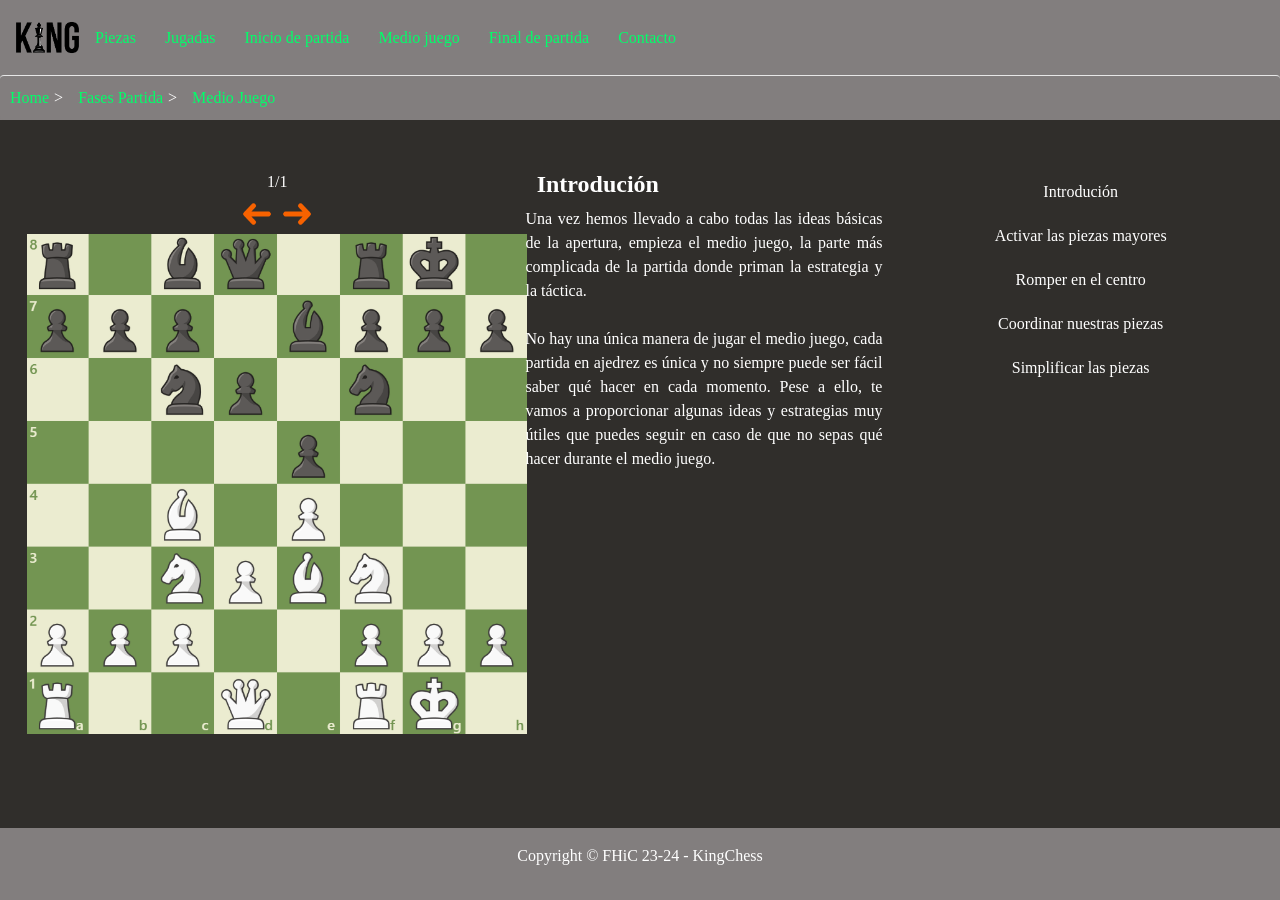
<file: mitadPartida.html>
<!DOCTYPE html>
<html lang="es">
  <head>
    <meta charset="UTF-8" />
    <meta name="viewport" content="width=device-width, initial-scale=1.0" />
    <link rel="stylesheet" href="https://cdn.jsdelivr.net/npm/bootstrap@4.6.2/dist/css/bootstrap.min.css">
    <script src="https://cdn.jsdelivr.net/npm/jquery@3.7.1/dist/jquery.slim.min.js"></script>
    <script src="https://cdn.jsdelivr.net/npm/popper.js@1.16.1/dist/umd/popper.min.js"></script>
    <script src="https://cdn.jsdelivr.net/npm/bootstrap@4.6.2/dist/js/bootstrap.bundle.min.js"></script>
    <link rel="stylesheet" href="./style.css">
    <title>Prácticas de FHiC - B6</title>
  </head>
  <body onload="selectPlay(0)">
    
    <header>
      <div class="header-top">
          <a href="index.html" title="Página de inicio">
              <img src="img/logoKingChessPNG.png" width="75" height="75" alt="Logo" id="logo">
          </a>
          <div id="linksContainer">
              <a href="piezas.html" title="Página de Piezas" class="link">Piezas</a>
              <a href="jugadas.html" title="Página de Jugadas" class="link">Jugadas</a>
              <a href="inicioPartida.html" title="Página de Inicio de partida" class="link">Inicio de partida</a>
              <a href="mitadPartida.html" title="Página de Medio juego" class="link">Medio juego</a>
              <a href="finalPartida.html" title="Página de Final de partida" class="link">Final de partida</a>
              <a href="contacto.html" title="Página de Contacto" class="link">Contacto</a>
          </div>
      </div>
      <ul class="breadcrumb" id="breadcrumb">
          <li><a href="index.html">Home</a></li>
          <li><a href="fasesPartida.html">Fases Partida</a></li>
          <li><a href="mitadPartida.html">Medio Juego</a></li>
      </ul>
    </header>

    <main id="main_inicioPartida">
        <div class="container-fluid">
            <div class="row">
                <div class="col-lg-4">
                    <div id="inicioPartidaTablero">
                        <div class="row">
                            <div id="moveStatus"></div>
                        </div>
                        <div class="row">
                            <img src="/jugadasIMG/atrasFlecha.png" id="prevBtn" onclick="prevMove()" alt="Anterior Movimiento" height="40" width="40">
                            <img src="/jugadasIMG/adelanteFlecha.png" id="nextBtn" onclick="nextMove()" alt="Siguiente Movimiento" height="40" width="40">
                        </div>
                        <div class="row">
                            <img id="board" src="" alt="Tablero de ajedrez" width="500" height="500">
                        </div>
                    </div>
                </div>
                <div class="col-lg-4">
                    <h2 id="tituloSeccion"></h2>
                    <div id="explanation"></div>
                </div>
                <div class="col-lg-4">
                    <div id="seccionesInicioPartidaLista">
                        <ul id="moveList">
                          <li onclick="selectPlay(0)">Introdución</li>
                          <li onclick="selectPlay(1)">Activar las piezas mayores</li>
                          <li onclick="selectPlay(2)">Romper en el centro</li>
                          <li onclick="selectPlay(3)">Coordinar nuestras piezas</li>
                          <li onclick="selectPlay(4)">Simplificar las piezas</li>
                        </ul>
                    </div>
                </div>
            </div>
        </div>
        <script src="mitadPartidaScript.js"></script>
    </main>

    <footer class = "footer">
      <p>Copyright &copy; FHiC 23-24 - KingChess</p>
    </footer>

    <script
      src="https://cdn.jsdelivr.net/npm/bootstrap@5.1.3/dist/js/bootstrap.bundle.min.js"
      integrity="sha384-ka7Sk0Gln4gmtz2MlQnikT1wXgYsOg+OMhuP+IlRH9sENBO0LRn5q+8nbTov4+1p"
      crossorigin="anonymous">
    </script>

  </body>
</html>
</file>
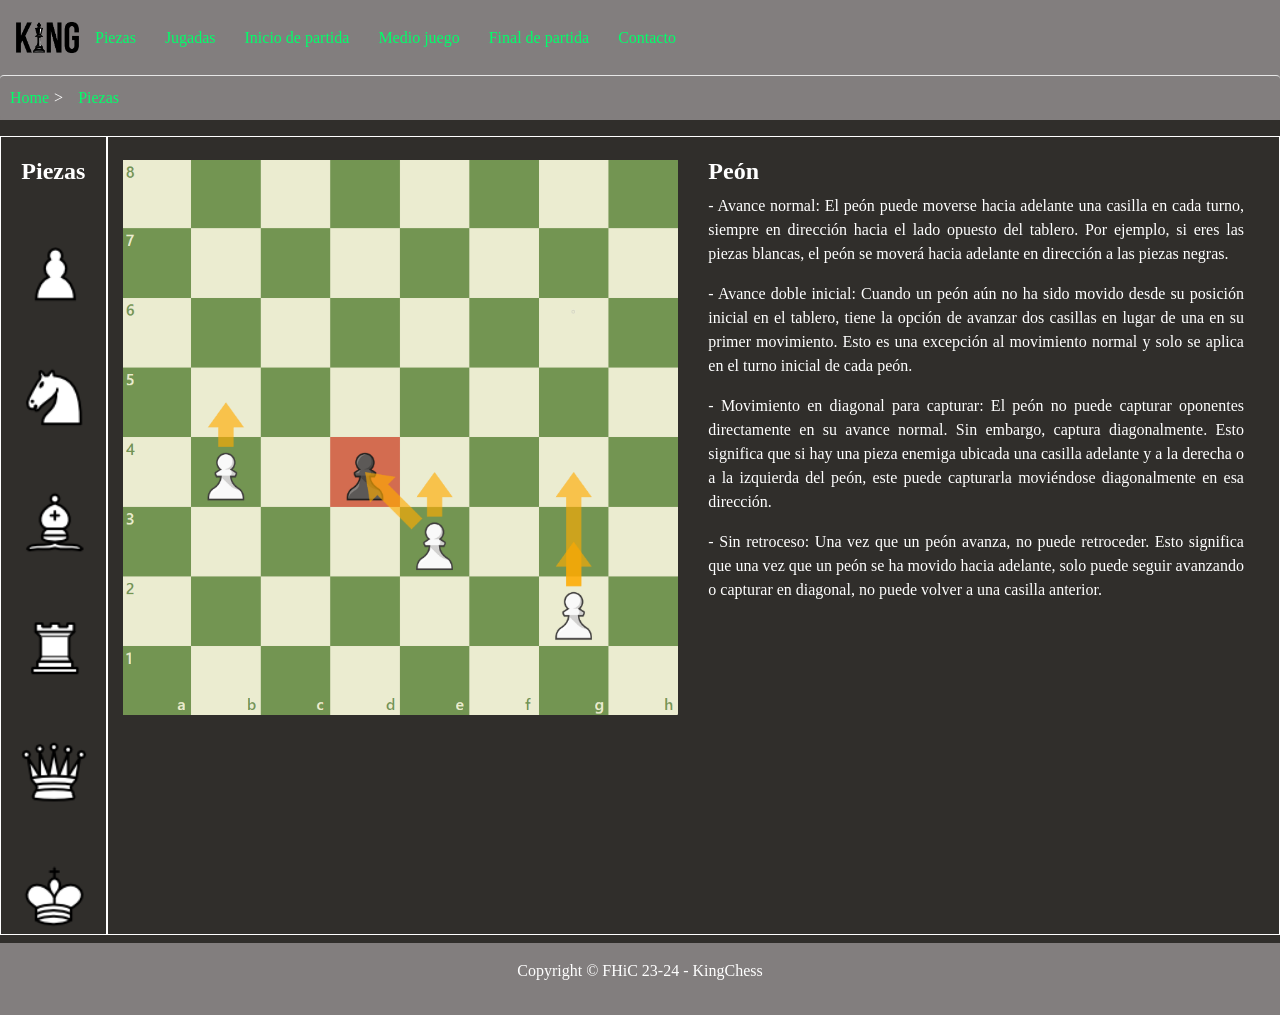
<file: piezas.html>
<!DOCTYPE html>
<html lang="es">
  <head>
    <meta charset="UTF-8" />
    <meta name="viewport" content="width=device-width, initial-scale=1.0" />
    <link rel="stylesheet" href="https://cdn.jsdelivr.net/npm/bootstrap@4.6.2/dist/css/bootstrap.min.css">
    <script src="https://cdn.jsdelivr.net/npm/jquery@3.7.1/dist/jquery.slim.min.js"></script>
    <script src="https://cdn.jsdelivr.net/npm/popper.js@1.16.1/dist/umd/popper.min.js"></script>
    <script src="https://cdn.jsdelivr.net/npm/bootstrap@4.6.2/dist/js/bootstrap.bundle.min.js"></script>
    <link rel="stylesheet" href="./style.css">
    <title>Prácticas de FHiC - B6</title> 
  </head>
  
  <body> 

    <header>
      <div class="header-top">
          <a href="index.html" title="Página de inicio">
              <img src="img/logoKingChessPNG.png" width="75" height="75" alt="Logo" id="logo">
          </a>
          <div id="linksContainer">
              <a href="piezas.html" title="Página de Piezas" class="link">Piezas</a>
              <a href="jugadas.html" title="Página de Jugadas" class="link">Jugadas</a>
              <a href="inicioPartida.html" title="Página de Inicio de partida" class="link">Inicio de partida</a>
              <a href="mitadPartida.html" title="Página de Medio juego" class="link">Medio juego</a>
              <a href="finalPartida.html" title="Página de Final de partida" class="link">Final de partida</a>
              <a href="contacto.html" title="Página de Contacto" class="link">Contacto</a>
          </div>
      </div>
      <ul class="breadcrumb" id="breadcrumb">
          <li><a href="index.html">Home</a></li>
          <li><a href="piezas.html">Piezas</a></li>
      </ul>
    </header>
      
    <div class="container-fluid">
        <div class="row">
            <div class="col-lg-1" id="miembros">
              <h2>Piezas</h2>
              <div class="row" id="row_pieces">
                  <div class="col">
                    <img src="img/ch_pawn.png" alt="Peon" class="img-fluid" width="80" height="80" id="pawn" onclick="cambiarContenido('pawn')">
                  </div>
              </div>
              <div class="row" id="row_pieces">
                  <div class="col">
                    <img src="img/ch_knight.png" alt="Caballo" class="img-fluid" width="80" height="80" id="knight" onclick="cambiarContenido('knight')">  
                  </div>
              </div>
              <div class="row" id="row_pieces">
                  <div class="col">
                    <img src="img/ch_bishop.png" alt="Alfil" class="img-fluid" width="80" height="80" id="bishop" onclick="cambiarContenido('bishop')">
                  </div>
              </div>
              <div class="row" id="row_pieces">
                  <div class="col">
                      <img src="img/ch_rook.png" alt="Torre" class="img-fluid" width="80" height="80" id="rook" onclick="cambiarContenido('rook')">
                  </div>
              </div>
              <div class="row" id="row_pieces">
                  <div class="col">
                      <img src="img/ch_queen.png" alt="Dama" class="img-fluid" width="80" height="80" id="queen" onclick="cambiarContenido('queen')">
                  </div>
              </div>
              <div class="row" id="row_pieces">
                  <div class="col">
                    <img src="img/ch_king.png" alt="Rey" class="img-fluid" width="80" height="80" id="king" onclick="cambiarContenido('king')"> 
                  </div>
              </div>
            </div>
            <div class="col-lg-11" id="proyecto">
                <div class="row">
                    <div class="col-lg-6">
                      <img src="img/piezasPeonIMG.png" alt="tablero" class="img-fluid" id="board_img">
                    </div>
                    <div class="col-lg-6">
                      <div id="info">
                        <h2>Peón</h2>
                        <p>- Avance normal: El peón puede moverse hacia adelante una casilla en cada turno, siempre en dirección hacia el lado opuesto del tablero. Por ejemplo, si eres las piezas blancas, el peón se moverá hacia adelante en dirección a las piezas negras.</p>
                        <p>- Avance doble inicial: Cuando un peón aún no ha sido movido desde su posición inicial en el tablero, tiene la opción de avanzar dos casillas en lugar de una en su primer movimiento. Esto es una excepción al movimiento normal y solo se aplica en el turno inicial de cada peón.</p>
                        <p>- Movimiento en diagonal para capturar: El peón no puede capturar oponentes directamente en su avance normal. Sin embargo, captura diagonalmente. Esto significa que si hay una pieza enemiga ubicada una casilla adelante y a la derecha o a la izquierda del peón, este puede capturarla moviéndose diagonalmente en esa dirección.</p>
                        <p>- Sin retroceso: Una vez que un peón avanza, no puede retroceder. Esto significa que una vez que un peón se ha movido hacia adelante, solo puede seguir avanzando o capturar en diagonal, no puede volver a una casilla anterior.</p>
                    </div>
                    </div>
                  </div>
            </div>
        </div>
    </div>  
    
    <footer class = "footer">
      <p>Copyright &copy; FHiC 23-24 - KingChess</p>
    </footer>
    
    <script
      src="https://cdn.jsdelivr.net/npm/bootstrap@5.1.3/dist/js/bootstrap.bundle.min.js"
      integrity="sha384-ka7Sk0Gln4gmtz2MlQnikT1wXgYsOg+OMhuP+IlRH9sENBO0LRn5q+8nbTov4+1p"
      crossorigin="anonymous">
    </script>

    <script>
      function cambiarContenido(img_id) {
        var piece_img = document.getElementById(img_id);
        var board_img = document.getElementById("board_img");
        var text = document.getElementById("info");
      
        if (piece_img.src.endsWith("img/ch_pawn.png")) {
          board_img.src = "img/piezasPeonIMG.png";
          text.innerHTML = '<h2>Peón</h2>' +
                 '<p>- Avance normal: El peón puede moverse hacia adelante una casilla en cada turno, siempre en dirección hacia el lado opuesto del tablero. ' +
                 'Por ejemplo, si eres las piezas blancas, el peón se moverá hacia adelante en dirección a las piezas negras.</p>' +
                 '<p>- Avance doble inicial: Cuando un peón aún no ha sido movido ' +
                 'desde su posición inicial en el tablero, tiene la opción de avanzar dos casillas en lugar de una en su primer movimiento. Esto es una excepción al movimiento normal y ' +
                 'solo se aplica en el turno inicial de cada peón.</p>' +
                 '<p>- Movimiento en diagonal para capturar: El peón no puede capturar oponentes directamente en su avance normal. ' +
                 'Sin embargo, captura diagonalmente. Esto significa que si hay una pieza enemiga ubicada una casilla adelante y a la derecha o a la izquierda del peón, este puede ' +
                 'capturarla moviéndose diagonalmente en esa dirección.</p>' +
                 '<p>- Sin retroceso: Una vez que un peón avanza, no puede retroceder. Esto significa que una vez que un peón se ha ' +
                 'movido hacia adelante, solo puede seguir avanzando o capturar en diagonal, no puede volver a una casilla anterior.</p>';
        }
        else if (piece_img.src.endsWith("ch_king.png")) {
          board_img.src = "img/piezasReyIMG.png";
          text.innerHTML = '<h2>Rey</h2>' +
                 '<p>- Movimiento limitado: El rey se mueve una casilla en cualquier dirección: horizontal, vertical o diagonal. Sin embargo, solo puede moverse a una casilla a la vez.</p>' +
                 '<p>- Importancia de protección: Proteger al rey es una prioridad clave en el ajedrez. Si el rey es capturado (jaque mate), el juego termina, por lo que es crucial mantenerlo seguro en todo momento.</p>' +
                 '<p>- Movimiento especial: El rey puede realizar un movimiento especial llamado enroque, en el que se mueve dos casillas hacia la torre en una dirección horizontal y luego la torre se mueve al lado del rey. El enroque es una jugada defensiva clave que ayuda a proteger al rey y activar la torre.</p>' +
                 '<p>- Limitaciones al enroque: Para realizar el enroque, el rey y la torre no deben haberse movido previamente en el juego, no debe haber ninguna pieza entre el rey y la torre, y el rey no puede estar en jaque ni pasar por casillas amenazadas por piezas enemigas.</p>';
        }
        else if (piece_img.src.endsWith("ch_knight.png")) {
          board_img.src = "img/piezasCaballoIMG.png";
          text.innerHTML = '<h2>Caballo</h2>' +
                 '<p>- Movimiento en L: El caballo se mueve en forma de "L". Puede avanzar dos casillas en una dirección y luego una en una dirección perpendicular, o una casilla en una dirección y luego dos en una dirección perpendicular.</p>' +
                 '<p>- Salto sobre otras piezas: El caballo puede saltar sobre otras piezas en el tablero. Esto significa que puede moverse a una casilla ocupada por una pieza y capturarla si es una pieza enemiga.</p>' +
                 '<p>- Única pieza que puede saltar: El caballo es la única pieza en el ajedrez que puede saltar sobre otras piezas. Esto le permite sortear bloqueos y atacar piezas que están protegidas por otras.</p>';
        }
        else if (piece_img.src.endsWith("ch_bishop.png")) {
          board_img.src = "img/piezasAlfilIMG.png";
          text.innerHTML = '<h2>Alfil</h2>' +
                 '<p>- Movimiento diagonal: El alfil se mueve diagonalmente a lo largo del tablero. Puede avanzar cualquier cantidad de casillas en cualquier dirección diagonal, siempre que no haya ninguna pieza bloqueándolo en su camino.</p>' +
                 '<p>- Restricciones de color: A diferencia de otras piezas que pueden moverse libremente por el tablero sin importar el color de la casilla, el alfil está restringido a las casillas de su propio color. Esto significa que un alfil en un cuadrado blanco solo puede moverse en diagonales blancas, y un alfil en un cuadrado negro solo puede moverse en diagonales negras.</p>' +
                 '<p>- Complemento del otro alfil: En un tablero de ajedrez estándar, hay dos alfiles para cada jugador, uno en casillas blancas y otro en casillas negras. Se complementan entre sí, cubriendo todas las diagonales del tablero entre los dos. Esto significa que juntos pueden controlar una gran parte del tablero.</p>' +
                 '<p>- Importancia táctica: Debido a su capacidad para moverse a lo largo de diagonales, los alfiles pueden ser piezas tácticas muy poderosas en el ajedrez. Pueden atacar múltiples piezas a la vez y pueden tener un impacto significativo en el control del centro del tablero y la actividad de las piezas.</p>';
        }
        else if (piece_img.src.endsWith("ch_rook.png")) {
          board_img.src = "img/piezasTorreIMG.png";
          text.innerHTML = '<h2>Torre</h2>' +
                 '<p>- Movimiento horizontal y vertical: La torre se mueve a lo largo de filas y columnas en el tablero. Puede avanzar cualquier cantidad de casillas en línea recta horizontalmente o verticalmente, siempre que no haya ninguna pieza bloqueándola en su camino.</p>' +
                 '<p>- Importancia en la apertura y el final: La torre es una pieza clave tanto en la apertura como en el final del juego. En la apertura, las torres se conectan entre sí a lo largo de las filas o columnas abiertas para controlar el centro del tablero. En el final, las torres pueden ser muy poderosas al controlar filas o columnas enteras y presionar contra el rey enemigo.</p>' +
                 '<p>- Puede realizar el enroque: La torre es una de las piezas que participa en el movimiento especial llamado enroque. Durante el enroque, el rey y una de las torres del mismo color se mueven simultáneamente para proteger al rey y activar a la otra torre.</p>' +
                 '<p>- Complemento de la otra torre: En un tablero de ajedrez estándar, hay dos torres para cada jugador. Se complementan entre sí, cubriendo las filas y columnas del tablero entre las dos. Juntas, pueden controlar áreas importantes del tablero y coordinarse para lanzar ataques poderosos.</p>';
        }
        else if (piece_img.src.endsWith("ch_queen.png")) {
          board_img.src = "img/piezasDamaIMG.png";
          text.innerHTML = '<h2>Dama</h2>' +
                 '<p>- Movimiento horizontal, vertical y diagonal: La dama es la pieza más poderosa en el ajedrez y puede moverse en línea recta en cualquier dirección en el tablero. Esto incluye moverse horizontalmente, verticalmente y en diagonal, siempre que no haya ninguna pieza bloqueándola en su camino.</p>' +
                 '<p>- Importancia táctica y estratégica: La dama es una pieza muy versátil y puede desempeñar un papel importante tanto en tácticas agresivas como en estrategias posicionales. Puede lanzar ataques poderosos y rápidos, así como controlar áreas clave del tablero para ejercer presión sobre el oponente.</p>' +
                 '<p>- Combinación de torre y alfil: La dama combina los movimientos de la torre y el alfil en una sola pieza. Puede moverse a lo largo de filas y columnas como una torre, así como a lo largo de diagonales como un alfil. Esto le otorga una gran capacidad de movimiento y la convierte en una pieza dominante en el juego medio y tardío.</p>' +
                 '<p>- Dama contra dos torres: En algunas posiciones, una dama puede ser más poderosa que dos torres debido a su capacidad para moverse en todas las direcciones. Sin embargo, las dos torres juntas también pueden ser muy poderosas y pueden trabajar en conjunto para lanzar ataques coordinados y controlar áreas críticas del tablero.</p>';
        }
      
        texto.style.display = "block";
      }
      </script>

    
  </body>
</html>
</file>
<file: style.css>
html{
    /*font-family: Verdana, Geneva, Tahoma, sans-serif;*/
    font-family: Georgia, 'Times New Roman', Times, serif;
    background-color:rgb(48, 46, 43);
}

body{
    /*font-family: Verdana, Geneva, Tahoma, sans-serif;*/
    font-family: Georgia, 'Times New Roman', Times, serif;
    background-color:rgb(48, 46, 43);
    position: relative;
    padding-bottom: 5em;
    min-height: 100vh;
}

/*Links de encabezado en verde*/
#linksContainer a {
    color: #00ff6a;
}

/*Breadcrumb de encabezado en verde*/
#breadcrumb a {
    color: #00ff6a;
}

h1{
    color: white;
    font-size: xx-large;
    font-weight: bold;
}

h2{
    color: white;
    font-size: x-large;
    font-weight: bold;
}

p{
    color: white;
    font-size:medium;
}

li{
    color: white;
}

a{
    color:aqua;
}

a:hover{
    color:bisque;
}

header{
    background-color: rgb(130, 126, 126)
}

.header-top {
    display: flex;
    align-items: center;
    margin-left: 10px;
}
#logo {
    margin-right: 20px;
}
#linksContainer .link {
    margin-right: 15px;
    text-decoration: none;
}
.breadcrumb {
    display: flex;
    align-items: center;
    padding: 10px 0;
    background-color: rgb(130, 126, 126);
    border-top: 1px solid #e7e7e7;
    list-style: none;
    margin-left: 0;
}
.breadcrumb li {
    margin-right: 5px;
    margin-left: 10px;
}
.breadcrumb a {
    text-decoration: none;
    color: aqua;
}
.breadcrumb a:hover {
    color: bisque;
}
.breadcrumb li::after {
    content: ">";
    margin-left: 5px;
}
.breadcrumb li:last-child::after {
    content: "";
}

footer {
    background-color: rgb(130, 126, 126);
    padding: 1em 0;
    text-align: center;
    position: absolute;
    bottom: 0;
    left: 0;
    width: 100%;
}

#titulo > h1{
    margin-top: 10px;
}


#headerContainer {
    text-align: center;
}

#logo {
    display: block;
    margin: 0 auto; 
}

.link {
    margin: 0 10px; 
}

#titulo, main > #miembros, main > #proyecto > h2, main > #contacto > h2,  main > #proyecto > #ajedrez{
    text-align: center;
}

#contacto, #proyecto, #miembros {
    border-color: white;
    border: 1px solid hsl(0, 0%, 100%); 
    text-align: justify;
}

#contacto > h2, #proyecto > h2, #miembros > h2{
    text-align: center;
    font-weight: bold;
    margin-top: 20px;
    margin-bottom: 20px;
}

#miembros > #listaMiembros > #raul, #miembros > #listaMiembros > #gleb, #miembros > #listaMiembros > #victor, #miembros > #listaMiembros > #nacho{
    margin-bottom: 20px;
    text-align: center;
    list-style: none;
}

nav > ul, nav > img{
    flex: 1;
    margin: 10px;
    padding: 10px;
}



/* Ajustar los márgenes, alineación, borde y texto centrado para los divs dentro de #main_miembros */
#main_miembros #raul,
#main_miembros #gleb,
#main_miembros #victor,
#main_miembros #nacho {
    margin: 10px;
    align-items: center;
    border: 1px solid hsl(0, 0%, 100%);
    text-align: center;
}

/* Ajustar el margen superior para los elementos p y h2 dentro de los divs de #main_miembros */
#main_miembros #raul p, 
#main_miembros #raul h2,
#main_miembros #gleb p, 
#main_miembros #gleb h2,
#main_miembros #victor p, 
#main_miembros #victor h2,
#main_miembros #nacho p, 
#main_miembros #nacho h2 {
    margin-top: 15px;
}

#main_miembros #raul h4,
#main_miembros #gleb h4,
#main_miembros #victor h4,
#main_miembros #nacho h4 {
    font-weight: bold;
    margin-top: 10px;
}

#btnEnviar {
    background-color: green; /* Color de fondo verde */
    border-color: green; /* Color del borde verde */
    color: white; /* Color del texto blanco */
}

/* Opcional: cambiar el color de fondo al pasar el ratón sobre el botón */
#btnEnviar:hover {
    background-color: darkgreen; /* Un verde más oscuro para el hover */
    border-color: darkgreen;
}

#btnAprender{
    margin-top: 15px;
    margin-bottom: 15px;
    margin-left: 25px;
}

#aprenderBTN{
    margin-top: 15px;
}

#btnMiembros{
    margin-bottom: 25px;
    margin-left: 25px;
}

#miembrosBTN{
    margin-top: 15px;
}

#botones1{
    align-content: center;
}

#contactoBTN{
    margin-top: 15px;
}

#h2_bienvenida{
    text-align: center;
    margin-top: 35px;
}

#bienvenida > p, #bienvenida > li, #bienvenida > ul{
    font-size: 18px;
}

#bienvenida p:nth-of-type(2) {
    font-weight: bold;
    font-size: 20px;

}


/* proyecto y principios de diseño*/
#main_proyecto{
    align-items: center;
    border: 1px solid hsl(0, 0%, 100%); 
    text-align: center;
}

/* CONTACTO */

#main_contacto > div {
    border: 1px solid hsl(0, 0%, 100%); 
    color: white; 
    padding-bottom: 20px;  
}


/* APRENDER */
#main_aprender >.container-fluid{
    margin-top: 100px;
    margin-bottom: 100px;
    display: flex;
    justify-content: space-around;
    align-items: center;
    gap: 0px;
    flex-wrap: wrap;
    text-transform: uppercase;
}

.btn-main{
    border: 3px solid #03cc57;
    overflow: hidden;
    z-index: 1;
    align-items: center;
    justify-content: center;
}

.btn-main::before{
    content: "";
    position: absolute;
    width: 100%;
    height: 200%;
    background-color:  #03cc57;
    left: 0;
    top: -200%;
    border-radius: 50%;
    transition: all 0.5s ease;
    z-index: -1;
}

.btn-main:hover:before{
    top: 0;
    border-radius: 0%;
}

/*GENERAL*/

.btn_circular {
    position: relative;
    padding: 80px 50px;
    text-decoration: none;
    color: #fff;
    letter-spacing: 10px;
    width: 400px;
    height: 400px;
    border-radius: 5000px;
    text-align: center;
}

/*Clase Piezas*/

/* Estilos para centrar las imágenes de las piezas */
#miembros .row {
    justify-content: center; /* Centra horizontalmente los elementos dentro de las filas */
    margin-top: 50px;
}
#miembros .col {
    text-align: center; /* Centra el contenido dentro de las columnas */
}


/*Margenes a la explicacion de la derecha de cada pieza*/
#info {
    margin-right: 20px; 
    margin-top: 20px; 
}

#board_img{
    margin-top: 23px; 
}

#row_pieces > div > img:hover{
    border: 2px solid white; /* Agregamos un borde blanco alrededor de la imagen */
    cursor: pointer; /* Cambiamos el cursor a una mano */
}

/*Jugadas */

#main_jugadas >.container-fluid{
    margin-top: 50px;
    margin-bottom: 50px;
    justify-content: space-around;
    align-items: center;
    flex-wrap: wrap;
    color: #fff;
    margin-left: 5%;
    margin-right: 5%;
    text-align: justify;
}

#tituloJugada {
    margin-left: 31px;
}

#jugadasTablero .row {
    justify-content: center; /* Centra horizontalmente los elementos dentro de las filas */
}

#jugadasLista {
    text-align: center;
    margin-right: 100px;
    overflow-y: auto; /* Agregamos el desbordamiento vertical */
    max-height: 600px; /* Definimos una altura máxima para la lista */
  }
  
#jugadasLista button {
    margin: 5px;
}
  
#jugadasLista ul {
    list-style-type: none;
    padding: 0;
    margin: 0; /* Quitamos el margen para evitar espacios innecesarios */
}
  
#jugadasLista ul li {
    cursor: pointer;
    padding: 10px; /* Agregamos un relleno para mejorar la apariencia */
    text-align: left;
  }

  /* Estilo para cuando se coloca el cursor sobre las imágenes de flechas */
#jugadasTablero img:hover {
    border: 2px solid white; /* Agregamos un borde blanco alrededor de la imagen */
    cursor: pointer; /* Cambiamos el cursor a una mano */
  }

#jugadasLista ul li {
    cursor: pointer; /* Cambiar el cursor al pasar sobre los elementos de la lista */
    padding: 10px; /* Espaciado interno para una apariencia más limpia */
    transition: background-color 0.3s; /* Agregar transición de color de fondo para un efecto suave */
}
  
  /* Estilo para cuando se coloca el cursor sobre las jugadas en la lista */
#jugadasLista ul li:hover {
    background-color: #698328; /* Cambiamos el color de fondo cuando se coloca el cursor */
}

#explanation{
    margin-left: 5%;
    margin-right: 5%;
    
}
  
/*Fases de la partida*/
#inicioPartida{

}

#btnInicio, #btnMitad, #btnFinal{
    display: flex;
    justify-content: center;
    align-items: center;
  }
  

/* InicioPartida */
#main_inicioPartida >.container-fluid{
    margin-top: 50px;
    margin-bottom: 50px;
    justify-content: space-around;
    align-items: center;
    flex-wrap: wrap;
    color: #fff;
    margin-left: 5%;
    margin-right: 5%;
    text-align: justify;
}

#inicioPartidaTablero .row {
    justify-content: center; /* Centra horizontalmente los elementos dentro de las filas */
}

#seccionesInicioPartidaLista {
    text-align: center;
    margin-right: 100px;
    overflow-y: auto; /* Agregamos el desbordamiento vertical */
    max-height: 600px; /* Definimos una altura máxima para la lista */
  }
  
#seccionesInicioPartidaLista button {
    margin: 5px;
}
  
#seccionesInicioPartidaLista ul {
    list-style-type: none;
    padding: 0;
    margin: 0; /* Quitamos el margen para evitar espacios innecesarios */
}
  
#seccionesInicioPartidaLista ul li {
    cursor: pointer;
    padding: 10px; /* Agregamos un relleno para mejorar la apariencia */
  }

  /* Estilo para cuando se coloca el cursor sobre las imágenes de flechas */
#inicioPartidaTablero img:hover {
    border: 2px solid white; /* Agregamos un borde blanco alrededor de la imagen */
    cursor: pointer; /* Cambiamos el cursor a una mano */
  }
  
  /* Estilo para cuando se coloca el cursor sobre las jugadas en la lista */
#seccionesInicioPartidaLista ul li:hover {
    background-color: #698328; /* Cambiamos el color de fondo cuando se coloca el cursor */
}

#explanation{
    margin-left: 5%;
    margin-right: 5%; 
}

#tituloSeccion {
    margin-left: 31px;
}

.highlight {
    background-color: #698328; /* Amarillo brillante */
    /*color: black; */ /* Color del texto para asegurar que sea legible sobre el fondo amarillo */
    padding: 5px;
    border-radius: 5px;
}
</file>
